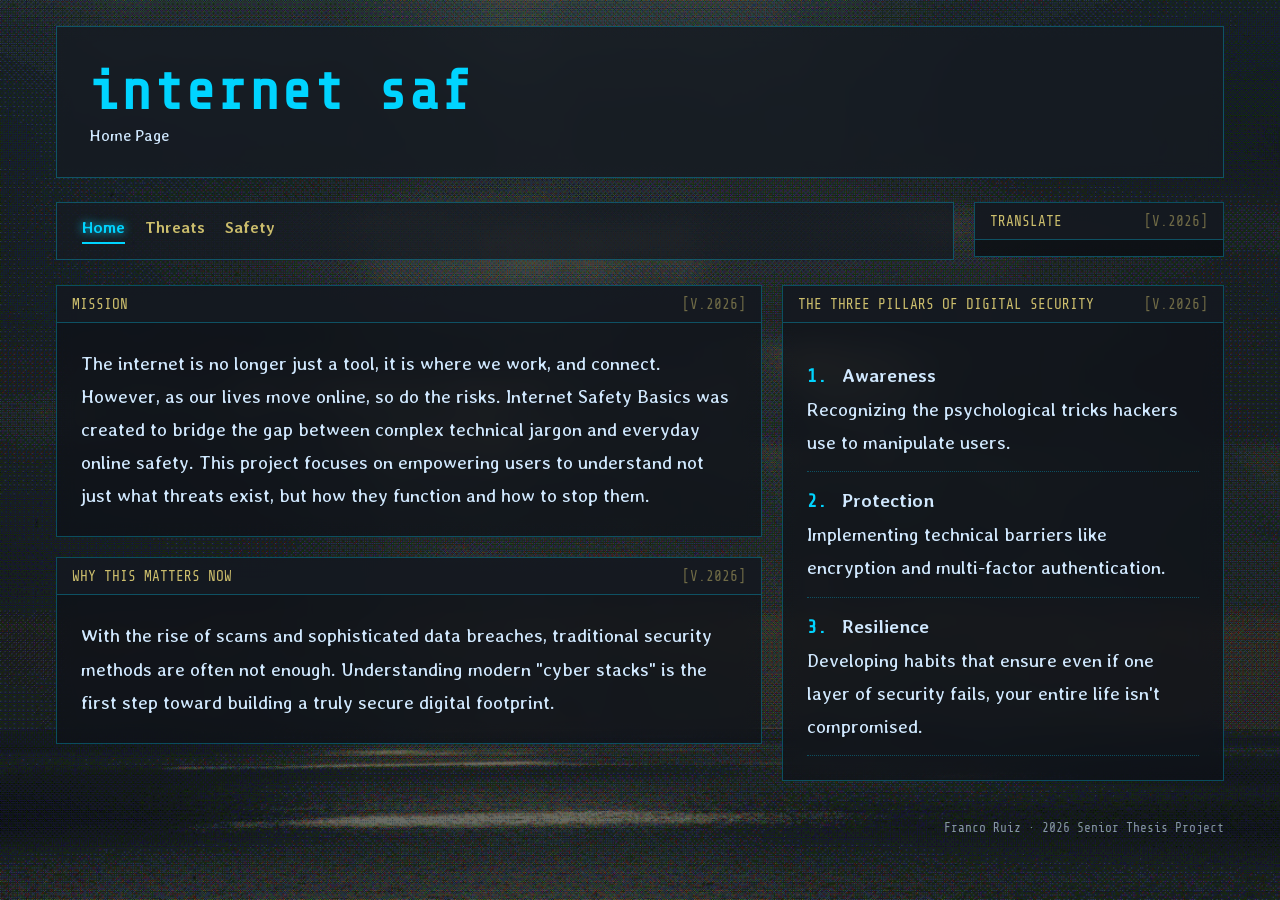
<file: index.html>
<!DOCTYPE html>
<html lang="en">
<head>
    <meta charset="UTF-8">
    <meta name="viewport" content="width=device-width, initial-scale=1.0">
    <title>Internet Safety Basics | Home</title>
    <link rel="stylesheet" href="styles.css">
    <link rel="icon" type="image/png" href="assets/favicon.ico">
</head>
<body>
    <div class="tablet">
        <header>
            <h1 id="typewriter">internet safety basics</h1>
            <p>Home Page</p>
        </header>

        <div class="nav-wrapper">
          <nav>
               <a href="index.html"class="active">Home</a>
               <a href="threats.html">Threats</a>
               <a href="safety.html">Safety</a>
          </nav>

               <div class="box translation-box">
                    <div class="box-header">Translate</div>
                    <div class="box-content">
                         <div id="google_translate_element"></div>
                    </div>
               </div>
          </div>

        <main>
            <div class="column">
                <div class="box">
                    <div class="box-header">Mission</div>
                    <div class="box-content">
                        <p>The internet is no longer just a tool, it is where we work, and connect. However, as our lives move online, so do the risks. Internet Safety Basics was created to bridge the gap between complex technical jargon and everyday online safety. This project focuses on empowering users to understand not just what threats exist, but how they function and how to stop them.</p>
                    </div>
                </div>

                <div class="box">
                    <div class="box-header">Why This Matters Now</div>
                    <div class="box-content">
                        <p>With the rise of scams and sophisticated data breaches, traditional security methods are often not enough. Understanding modern "cyber stacks" is the first step toward building a truly secure digital footprint.</p>
                    </div>
                </div>
            </div>

            <div class="column right">
                <div class="box">
                    <div class="box-header">The Three Pillars of Digital Security</div>
                    <div class="box-content">
                        <ul class="box-list">
                            <li><span class="date">1.</span> <strong>Awareness</strong><br>Recognizing the psychological tricks hackers use to manipulate users.</li>
                            <li><span class="date">2.</span> <strong>Protection</strong><br>Implementing technical barriers like encryption and multi-factor authentication.</li>
                            <li><span class="date">3.</span> <strong>Resilience</strong><br>Developing habits that ensure even if one layer of security fails, your entire life isn't compromised.</li>
                        </ul>
                    </div>
                </div>
            </div>
        </main>

        <footer>Franco Ruiz · 2026 Senior Thesis Project</footer>
    </div>

    <script>
        const h1 = document.getElementById('typewriter');
        const text = h1.innerText; h1.innerHTML = ''; let i = 0;
        function type() { 
            if (i < text.length) { 
                h1.innerHTML += text.charAt(i) === ' ' ? '&nbsp;' : text.charAt(i); 
                i++; 
                setTimeout(type, 100); 
            } 
        }
        type();
    </script>
</body>
</html>

<script type="text/javascript">
function googleTranslateElementInit() {
  new google.translate.TranslateElement({pageLanguage: 'en'}, 'google_translate_element');
}
</script>

<script type="text/javascript" src="//translate.google.com/translate_a/element.js?cb=googleTranslateElementInit"></script>
</file>
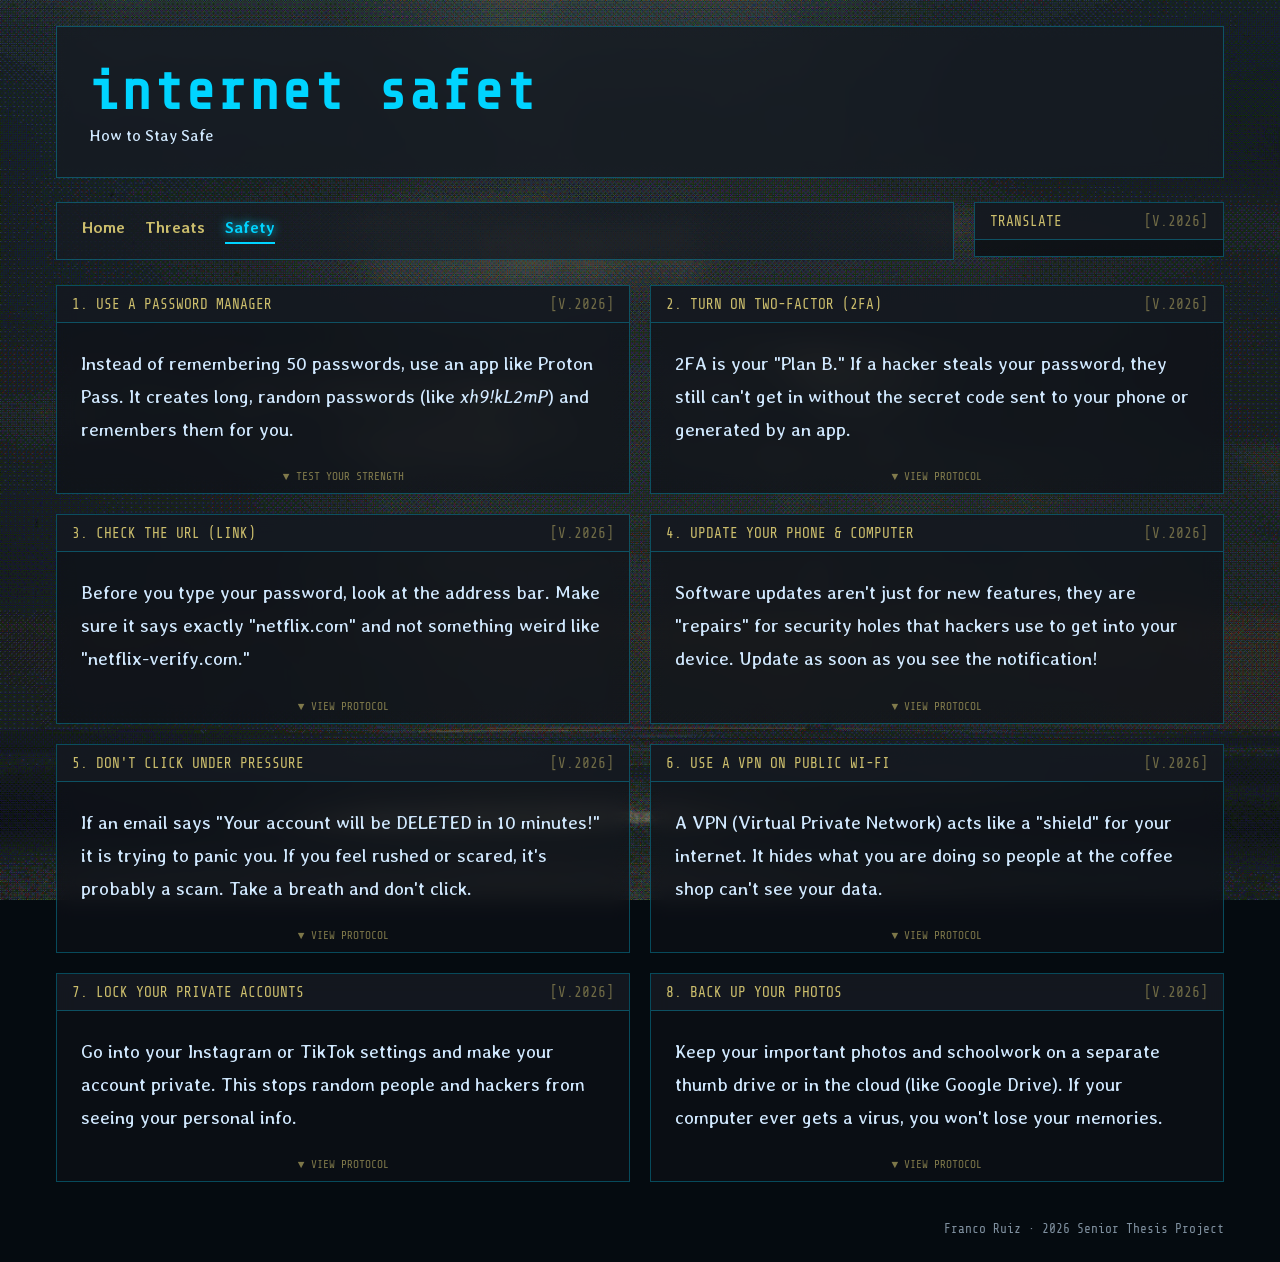
<file: safety.html>
<!DOCTYPE html>
<html lang="en">
<head>
    <meta charset="UTF-8">
    <meta name="viewport" content="width=device-width, initial-scale=1.0">
    <title>Internet Safety Basics | Safety</title>
    <link rel="stylesheet" href="styles.css">
    <link rel="icon" type="image/png" href="assets/favicon.ico">
</head>
<body>
    <div class="tablet">
        <header>
            <h1 id="typewriter">internet safety basics</h1>
            <p>How to Stay Safe</p>
        </header>

        <div class="nav-wrapper">
          <nav>
               <a href="index.html">Home</a>
               <a href="threats.html">Threats</a>
               <a href="safety.html"class="active">Safety</a>
          </nav>

               <div class="box translation-box">
                    <div class="box-header">Translate</div>
                    <div class="box-content">
                         <div id="google_translate_element"></div>
                    </div>
               </div>
          </div>

        <main class="grid-container">
            <div class="box grid-item clickable" onclick="checkToggle(event, this)">
                <div class="box-header">1. Use a Password Manager</div>
                <div class="box-content">
                    <p>Instead of remembering 50 passwords, use an app like Proton Pass. It creates long, random passwords (like <em>xh9!kL2mP</em>) and remembers them for you.</p>
                </div>
                <div class="example-section">
                    <p>> INTERACTIVE STRENGTH TESTER:</p>
                    <div class="pass-checker-container">
                        <input type="text" id="password-input" placeholder="Type a password..." onkeyup="checkStrength(this.value)">
                        <div class="strength-bar" id="strength-bar"></div>
                        <span id="strength-text">Enter at least 8 characters...</span>
                    </div>
                    <p style="margin-top:10px;">> Rule: Aim for 12+ characters with symbols.</p>
                </div>
                <div class="click-hint">▼ TEST YOUR STRENGTH</div>
            </div>

            <div class="box grid-item clickable" onclick="this.classList.toggle('active')">
                <div class="box-header">2. Turn on Two-Factor (2FA)</div>
                <div class="box-content">
                    <p>2FA is your "Plan B." If a hacker steals your password, they still can't get in without the secret code sent to your phone or generated by an app.</p>
                </div>
                <div class="example-section">
                    <p>> Layer 1: Password (Stolen)</p>
                    <p>> Layer 2: 6-Digit SMS Code (Blocked!)</p>
                    <p>> Result: Hacker is denied access despite having your password.</p>
                </div>
                <div class="click-hint">▼ VIEW PROTOCOL</div>
            </div>

            <div class="box grid-item clickable" onclick="this.classList.toggle('active')">
                <div class="box-header">3. Check the URL (Link)</div>
                <div class="box-content">
                    <p>Before you type your password, look at the address bar. Make sure it says exactly "netflix.com" and not something weird like "netflix-verify.com."</p>
                </div>
                <div class="example-section">
                    <p>> VERIFYING DOMAIN...</p>
                    <p>> Look for the Padlock icon.</p>
                    <p>> Check for "https://" which means your connection is encrypted.</p>
                </div>
                <div class="click-hint">▼ VIEW PROTOCOL</div>
            </div>

            <div class="box grid-item clickable" onclick="this.classList.toggle('active')">
                <div class="box-header">4. Update Your Phone & Computer</div>
                <div class="box-content">
                    <p>Software updates aren't just for new features, they are "repairs" for security holes that hackers use to get into your device. Update as soon as you see the notification!</p>
                </div>
                <div class="example-section">
                    <p>> Downloading security patches...</p>
                    <p>> Reason: Developers find bugs (zero-days) that hackers use. Updating closes those doors forever.</p>
                </div>
                <div class="click-hint">▼ VIEW PROTOCOL</div>
            </div>

            <div class="box grid-item clickable" onclick="this.classList.toggle('active')">
                <div class="box-header">5. Don't Click Under Pressure</div>
                <div class="box-content">
                    <p>If an email says "Your account will be DELETED in 10 minutes!" it is trying to panic you. If you feel rushed or scared, it's probably a scam. Take a breath and don't click.</p>
                </div>
                <div class="example-section">
                    <p>> Analysis: Psychological manipulation detected.</p>
                    <p>> Scammers rely on urgency to bypass your common sense. Wait 10 minutes before reacting.</p>
                </div>
                <div class="click-hint">▼ VIEW PROTOCOL</div>
            </div>

            <div class="box grid-item clickable" onclick="this.classList.toggle('active')">
                <div class="box-header">6. Use a VPN on Public Wi-Fi</div>
                <div class="box-content">
                    <p>A VPN (Virtual Private Network) acts like a "shield" for your internet. It hides what you are doing so people at the coffee shop can't see your data.</p>
                </div>
                <div class="example-section">
                    <p>> VPN Tunnel Active...</p>
                    <p>> Your IP: [HIDDEN]</p>
                    <p>> Your Traffic: [ENCRYPTED]</p>
                </div>
                <div class="click-hint">▼ VIEW PROTOCOL</div>
            </div>

            <div class="box grid-item clickable" onclick="this.classList.toggle('active')">
                <div class="box-header">7. Lock Your Private Accounts</div>
                <div class="box-content">
                    <p>Go into your Instagram or TikTok settings and make your account private. This stops random people and hackers from seeing your personal info.</p>
                </div>
                <div class="example-section">
                    <p>> Privacy Wall: ENGAGED</p>
                    <p>> Visibility: Friends Only</p>
                    <p>> Metadata: Stripped from public view.</p>
                </div>
                <div class="click-hint">▼ VIEW PROTOCOL</div>
            </div>

            <div class="box grid-item clickable" onclick="this.classList.toggle('active')">
                <div class="box-header">8. Back Up Your Photos</div>
                <div class="box-content">
                    <p>Keep your important photos and schoolwork on a separate thumb drive or in the cloud (like Google Drive). If your computer ever gets a virus, you won't lose your memories.</p>
                </div>
                <div class="example-section">
                    <p>> Backup Rule: 3-2-1</p>
                    <p>> 3 copies of data, 2 different formats, 1 copy kept offline.</p>
                </div>
                <div class="click-hint">▼ VIEW PROTOCOL</div>
            </div>
        </main>

        <footer>Franco Ruiz · 2026 Senior Thesis Project</footer>
    </div>

    <script>
        // Typewriter Animation
        const h1 = document.getElementById('typewriter');
        const text = h1.innerText; h1.innerHTML = ''; let i = 0;
        function type() { 
            if (i < text.length) { 
                h1.innerHTML += text.charAt(i) === ' ' ? '&nbsp;' : text.charAt(i); 
                i++; 
                setTimeout(type, 100); 
            } 
        }
        type();

        // Prevents box from closing when clicking inside the input field
        function checkToggle(e, box) {
            if (e.target.id !== 'password-input') {
                box.classList.toggle('active');
            }
        }

        // Interactive Password Logic
        function checkStrength(p) {
            let strength = 0;
            const bar = document.getElementById('strength-bar');
            const txt = document.getElementById('strength-text');

            if (p.length > 5) strength++;
            if (p.length > 10) strength++;
            if (/[0-9]/.test(p)) strength++;
            if (/[!@#$%^&*]/.test(p)) strength++;

            if (p.length === 0) {
                bar.style.width = '0%';
                txt.innerText = 'Enter at least 8 characters...';
            } else if (strength < 2) {
                bar.style.width = '33%';
                bar.style.background = '#ff4d4d';
                txt.innerText = 'STATUS: WEAK';
                txt.style.color = '#ff4d4d';
            } else if (strength < 4) {
                bar.style.width = '66%';
                bar.style.background = '#ffd700';
                txt.innerText = 'STATUS: MEDIUM';
                txt.style.color = '#ffd700';
            } else {
                bar.style.width = '100%';
                bar.style.background = '#00ff88';
                txt.innerText = 'STATUS: STRONG';
                txt.style.color = '#00ff88';
            }
        }
    </script>
</body>
</html>

<script type="text/javascript">
function googleTranslateElementInit() {
  new google.translate.TranslateElement({pageLanguage: 'en'}, 'google_translate_element');
}
</script>

<script type="text/javascript" src="//translate.google.com/translate_a/element.js?cb=googleTranslateElementInit"></script>
</file>
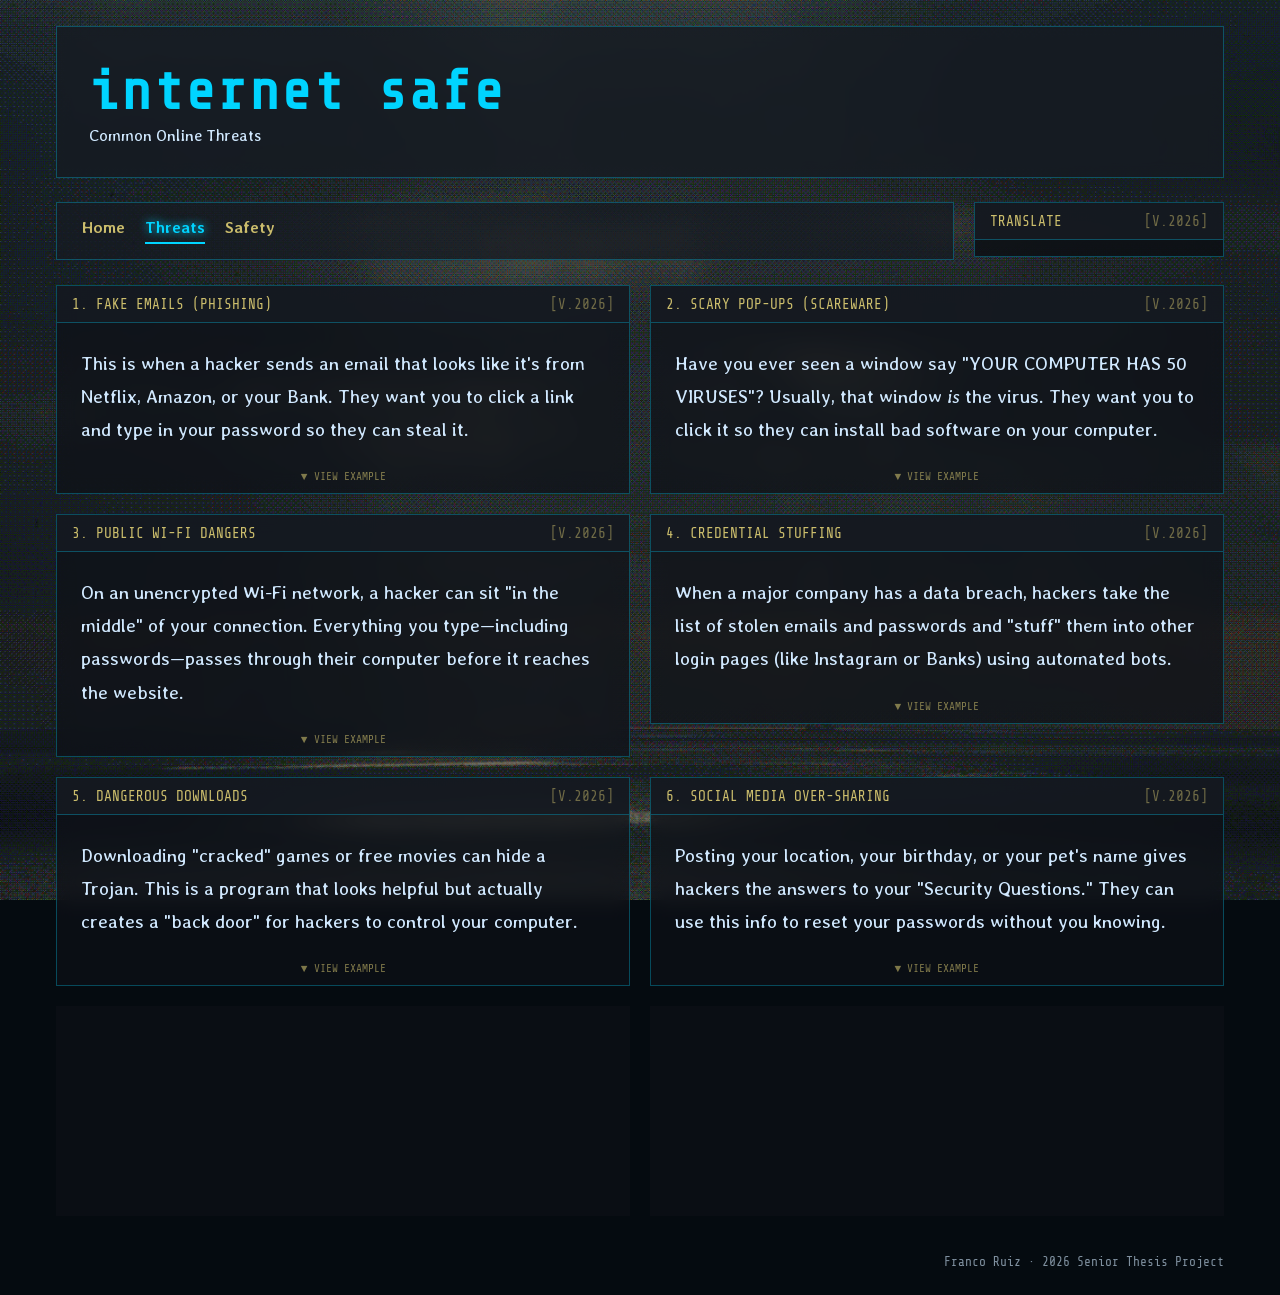
<file: threats.html>
<!DOCTYPE html>
<html lang="en">
<head>
    <meta charset="UTF-8">
    <meta name="viewport" content="width=device-width, initial-scale=1.0">
    <title>Internet Safety Basics | Threats</title>
    <link rel="stylesheet" href="styles.css">
    <link rel="icon" type="image/png" href="assets/favicon.ico">
</head>
<body>
    <div class="tablet">
        <header>
            <h1 id="typewriter">internet safety basics</h1>
            <p>Common Online Threats</p>
        </header>

        <div class="nav-wrapper">
          <nav>
               <a href="index.html">Home</a>
               <a href="threats.html"class="active">Threats</a>
               <a href="safety.html">Safety</a>
          </nav>

               <div class="box translation-box">
                    <div class="box-header">Translate</div>
                    <div class="box-content">
                         <div id="google_translate_element"></div>
                    </div>
               </div>
          </div>

        <main class="grid-container">
            <div class="box grid-item clickable" onclick="this.classList.toggle('active')">
                <div class="box-header">1. Fake Emails (Phishing)</div>
                <div class="box-content">
                    <p>This is when a hacker sends an email that looks like it's from Netflix, Amazon, or your Bank. They want you to click a link and type in your password so they can steal it.</p>
                </div>
                <div class="example-section">
                    <p style="color: #ff4d4d;">[!] INCOMING TRAP:</p>
                    <p>FAKE: support@PayPa1.com</p>
                    <p>REAL: service@paypal.com</p>
                    <p>> Analysis: The "1" replaces the "l" to deceive your eyes.</p>
                </div>
                <div class="click-hint">▼ VIEW EXAMPLE</div>
            </div>

            <div class="box grid-item clickable" onclick="this.classList.toggle('active')">
                <div class="box-header">2. Scary Pop-ups (Scareware)</div>
                <div class="box-content">
                    <p>Have you ever seen a window say "YOUR COMPUTER HAS 50 VIRUSES"? Usually, that window <em>is</em> the virus. They want you to click it so they can install bad software on your computer.</p>
                </div>
                <div class="example-section">
                    <p>> SYSTEM_ALERT: "URGENT! 48 Threats Detected. Click to scan now."</p>
                    <p>> FACT: Websites cannot scan your hard drive. This is a mental trick to induce panic.</p>
                </div>
                <div class="click-hint">▼ VIEW EXAMPLE</div>
            </div>

            <div class="box grid-item clickable" onclick="this.classList.toggle('active')">
                <div class="box-header">3. Public Wi-Fi Dangers</div>
                <div class="box-content">
                    <p>On an unencrypted Wi-Fi network, a hacker can sit "in the middle" of your connection. Everything you type—including passwords—passes through their computer before it reaches the website.</p>
                </div>
                <div class="example-section">
                    <p>> Network Sniffing in progress...</p>
                    <p>> Unsecured WiFi allows anyone on the same router to "see" your raw data packets as they fly through the air.</p>
                </div>
                <div class="click-hint">▼ VIEW EXAMPLE</div>
            </div>

            <div class="box grid-item clickable" onclick="this.classList.toggle('active')">
                <div class="box-header">4. Credential Stuffing</div>
                <div class="box-content">
                    <p>When a major company has a data breach, hackers take the list of stolen emails and passwords and "stuff" them into other login pages (like Instagram or Banks) using automated bots.</p>
                </div>
                <div class="example-section">
                    <p>> [Bot Script]: Running stolen_passwords.txt against gmail.com...</p>
                    <p>> Why it works: Most people use the exact same password for every site they visit.</p>
                </div>
                <div class="click-hint">▼ VIEW EXAMPLE</div>
            </div>

            <div class="box grid-item clickable" onclick="this.classList.toggle('active')">
                <div class="box-header">5. Dangerous Downloads</div>
                <div class="box-content">
                    <p>Downloading "cracked" games or free movies can hide a Trojan. This is a program that looks helpful but actually creates a "back door" for hackers to control your computer.</p>
                </div>
                <div class="example-section">
                    <p>> File: Free_Game_Installer.exe</p>
                    <p>> Hidden payload: Remote_Access_Tool.dll</p>
                    <p>> Result: Hacker now has full control of your webcam and files.</p>
                </div>
                <div class="click-hint">▼ VIEW EXAMPLE</div>
            </div>

            <div class="box grid-item clickable" onclick="this.classList.toggle('active')">
                <div class="box-header">6. Social Media Over-sharing</div>
                <div class="box-content">
                    <p>Posting your location, your birthday, or your pet's name gives hackers the answers to your "Security Questions." They can use this info to reset your passwords without you knowing.</p>
                </div>
                <div class="example-section">
                    <p>> Data Mining Social Profile...</p>
                    <p>> Answer found: High School = [MET High School]</p>
                    <p>> Answer found: Pet Name = [Morgana]</p>
                </div>
                <div class="click-hint">▼ VIEW EXAMPLE</div>
            </div>

            <div class="box grid-item clickable" onclick="this.classList.toggle('active')">
                <div class="box-header">7. Text Message Scams (Smishing)</div>
                <div class="box-content">
                    <p>Getting a text saying "Your USPS package is delayed, click here" is a common scam. These links take you to fake sites designed to steal your credit card info.</p>
                </div>
                <div class="example-section">
                    <p>> INCOMING SMS: "USPS: We have a package with no name. Visit usps-check-id.com to claim."</p>
                    <p>> Danger: The site looks 100% real but belongs to a thief.</p>
                </div>
                <div class="click-hint">▼ VIEW EXAMPLE</div>
            </div>

            <div class="box grid-item clickable" onclick="this.classList.toggle('active')">
                <div class="box-header">8. Identity Theft</div>
                <div class="box-content">
                    <p>This is the "End Game." Once a hacker has your name, social security number, or bank login, they can pretend to be you to take out loans or buy things in your name.</p>
                </div>
                <div class="example-section">
                    <p>> Identity Status: COMPROMISED</p>
                    <p>> Consequences: Ruined credit, drained bank accounts, and years of legal work to fix.</p>
                </div>
                <div class="click-hint">▼ VIEW EXAMPLE</div>
            </div>
        </main>

        <footer>Franco Ruiz · 2026 Senior Thesis Project</footer>
    </div>

    <script>
        const h1 = document.getElementById('typewriter');
        const text = h1.innerText; h1.innerHTML = ''; let i = 0;
        function type() { 
            if (i < text.length) { 
                h1.innerHTML += text.charAt(i) === ' ' ? '&nbsp;' : text.charAt(i); 
                i++; 
                setTimeout(type, 100); 
            } 
        }
        type();
    </script>
</body>
</html>

<script type="text/javascript">
function googleTranslateElementInit() {
  new google.translate.TranslateElement({pageLanguage: 'en'}, 'google_translate_element');
}
</script>

<script type="text/javascript" src="//translate.google.com/translate_a/element.js?cb=googleTranslateElementInit"></script>
</file>
<file: styles.css>
/* --- High-End Hybrid Variables --- */
@import url('https://fonts.googleapis.com/css2?family=Averia+Libre:ital,wght@0,300;0,400;0,700;1,300;1,400;1,700&family=Share+Tech+Mono&display=swap');

:root {
    --bg-dark: #050b10;
    --box-bg: rgba(13, 17, 23, 0.7); 
    --border-color: rgba(0, 212, 255, 0.3);
    --accent-cyan: #00d4ff;
    --accent-gold: #cbbd6c;
    --text-soft: #d1e9ff;
    --header-bg: rgba(22, 27, 34, 0.8);
}

/* --- Basic Setup --- */
* {
    margin: 0;
    padding: 0;
    box-sizing: border-box;
    cursor: cell; 
}

body {
    background-color: var(--bg-dark);
    background-image: 
        linear-gradient(to bottom, rgba(5, 11, 16, 0.6), rgba(5, 11, 16, 0.6)),
        url('assets/heaven.png'); 
    background-attachment: fixed;
    background-size: cover;
    color: var(--text-soft);
    font-family: 'Averia Libre', system-ui;
    min-height: 100vh;
    padding: 2vw;
    display: flex;
    justify-content: center;
}

.tablet {
    width: 95%;
    max-width: 1400px;
    animation: fadeIn 1.2s ease-out;
}

@keyframes fadeIn {
    from { opacity: 0; transform: translateY(10px); filter: blur(5px); }
    to { opacity: 1; transform: translateY(0); filter: blur(0); }
}

/* --- Scrollbar --- */
::-webkit-scrollbar { width: 10px; }
::-webkit-scrollbar-track { background: var(--bg-dark); }
::-webkit-scrollbar-thumb { background: var(--border-color); border-radius: 5px; }
::-webkit-scrollbar-thumb:hover { background: var(--accent-cyan); }

/* --- Header & Navigation Layout --- */
header {
    background: var(--header-bg);
    border: 1px double var(--border-color);
    padding: 2rem;
    margin-bottom: 1.5rem;
    backdrop-filter: blur(8px);
}

header h1 {
    font-family: 'Share Tech Mono', monospace;
    color: var(--accent-cyan);
    text-transform: lowercase;
    letter-spacing: 2px;
    font-size: clamp(2rem, 5vw, 3.5rem);
    min-height: 1.2em;
}

/* wrapper to place Nav and Translate side-by-side */
.nav-wrapper {
    display: flex;
    justify-content: space-between;
    align-items: flex-start;
    gap: 20px;
    margin-bottom: 25px;
}

nav {
    display: flex;
    gap: 20px;
    background: var(--header-bg);
    padding: 15px 25px;
    border: 1px solid var(--border-color);
    flex: 1; /* Stretch to fill space */
}

nav a {
    text-decoration: none;
    color: var(--accent-gold);
    font-weight: bold;
    transition: 0.2s;
}

nav a:hover {
    color: var(--accent-cyan);
    text-shadow: 0 0 10px var(--accent-cyan);
}
/* Keeps the link highlighted for the current page */
nav a.active {
    color: var(--accent-cyan);
    text-shadow: 0 0 10px var(--accent-cyan);
    border-bottom: 2px solid var(--accent-cyan); /* Optional: adds a nice underline */
    padding-bottom: 5px;
}

/* --- Translation Module --- */
.translation-box {
    margin: 0 !important;
    width: fit-content;
    min-width: 250px;
    animation: fadeIn 1.5s ease-out;
}

.translation-box .box-content {
    padding: 8px 15px;
    display: flex;
    justify-content: center;
    background: rgba(0, 0, 0, 0.2);
}

/* Hide Google branding */
.goog-te-gadget span, 
.goog-te-gadget img,
.goog-logo-link {
    display: none !important;
}

.goog-te-gadget {
    font-family: 'Share Tech Mono', monospace !important;
    color: transparent !important; /* Hides "Powered by" text */
    font-size: 1rem !important;
}

.goog-te-combo {
    background-color: var(--bg-dark) !important;
    color: var(--accent-gold) !important;
    border: 1px solid var(--border-color) !important;
    padding: 5px 10px;
    font-family: 'Share Tech Mono', monospace !important;
    font-weight: bold;
    cursor: cell;
    outline: none;
    transition: 0.2s;
}

.goog-te-combo:hover {
    color: var(--accent-cyan) !important;
    border-color: var(--accent-cyan) !important;
    box-shadow: 0 0 10px var(--accent-cyan);
}

/* --- Layout Systems --- */
main { display: flex; gap: 20px; }
.column { display: flex; flex-direction: column; gap: 20px; flex: 1.6; }
.column.right { flex: 1; }

.grid-container {
    display: flex;
    flex-wrap: wrap;
    gap: 20px;
    width: 100%;
}

.grid-item {
    flex: 1 1 calc(50% - 20px);
    min-width: 300px;
}

/* --- The Box System --- */
.box {
    background: var(--box-bg);
    border: 1px solid var(--border-color);
    backdrop-filter: blur(10px);
    transition: all 0.3s ease;
    overflow: hidden;
    height: fit-content;
}

.box:hover {
    border-color: var(--accent-cyan);
    background: rgba(0, 212, 255, 0.05);
}

.box.clickable { cursor: pointer; }

.box-header {
    background: var(--header-bg);
    border-bottom: 1px solid var(--border-color);
    padding: 10px 15px;
    font-family: 'Share Tech Mono', monospace;
    font-size: 0.9rem;
    color: var(--accent-gold);
    text-transform: uppercase;
    display: flex;
    justify-content: space-between;
}

.box-header::after { content: " [v.2026] "; opacity: 0.5; }

.box-content {
    padding: 1.5rem;
    line-height: 1.8;
    font-size: 1.15rem;
}

/* --- Interactive Sections --- */
.example-section {
    max-height: 0;
    opacity: 0;
    overflow: hidden;
    transition: all 0.5s cubic-bezier(0.4, 0, 0.2, 1);
    background: rgba(147, 51, 234, 0.05); 
    font-family: 'Share Tech Mono', monospace;
    font-size: 1rem;
}

.box.active .example-section {
    max-height: 1000px;
    opacity: 1;
    padding: 1.5rem;
    border-top: 1px dashed var(--accent-cyan);
}

.click-hint {
    text-align: center;
    font-size: 0.7rem;
    color: var(--accent-gold);
    padding-bottom: 10px;
    font-family: 'Share Tech Mono', monospace;
    opacity: 0.6;
}

/* --- Password Checker Styles --- */
.pass-checker-container {
    margin-top: 15px;
    padding: 10px;
    background: rgba(0, 0, 0, 0.3);
    border: 1px solid var(--border-color);
}

#password-input {
    width: 100%;
    padding: 8px;
    background: #000;
    border: 1px solid var(--accent-cyan);
    color: var(--accent-cyan);
    font-family: 'Share Tech Mono', monospace;
    outline: none;
    margin-bottom: 10px;
}

.strength-bar {
    height: 5px;
    width: 0%;
    transition: 0.3s;
    background: #ff4d4d;
}

#strength-text {
    font-size: 0.8rem;
    margin-top: 5px;
    display: block;
}

/* --- Lists & Footer --- */
ul.box-list { list-style: none; }
ul.box-list li { padding: 12px 0; border-bottom: 1px dotted var(--border-color); }
.date { font-family: 'Share Tech Mono', monospace; color: var(--accent-cyan); margin-right: 10px; font-weight: bold; }

footer {
    text-align: right;
    margin-top: 40px;
    font-size: 0.8rem;
    font-family: 'Share Tech Mono', monospace;
    opacity: 0.6;
}

/* --- Mobile Fixes --- */
@media (max-width: 900px) { 
    main, .grid-container { flex-direction: column; }
    .grid-item { flex: 1 1 100%; }

    /* Stack and center Nav and Translation on mobile */
    .nav-wrapper {
        flex-direction: column;
        align-items: center;
    }

    nav {
        width: 100%;
        justify-content: center;
    }

    .translation-box {
        width: fit-content;
        min-width: 280px;
        margin: 0 auto !important;
    }
}

@media (max-width: 600px) {
    header h1 {
        white-space: normal !important;
        overflow-wrap: break-word;
        word-break: break-word;
        display: block;
        line-height: 1.2;
    }
}
</file>
